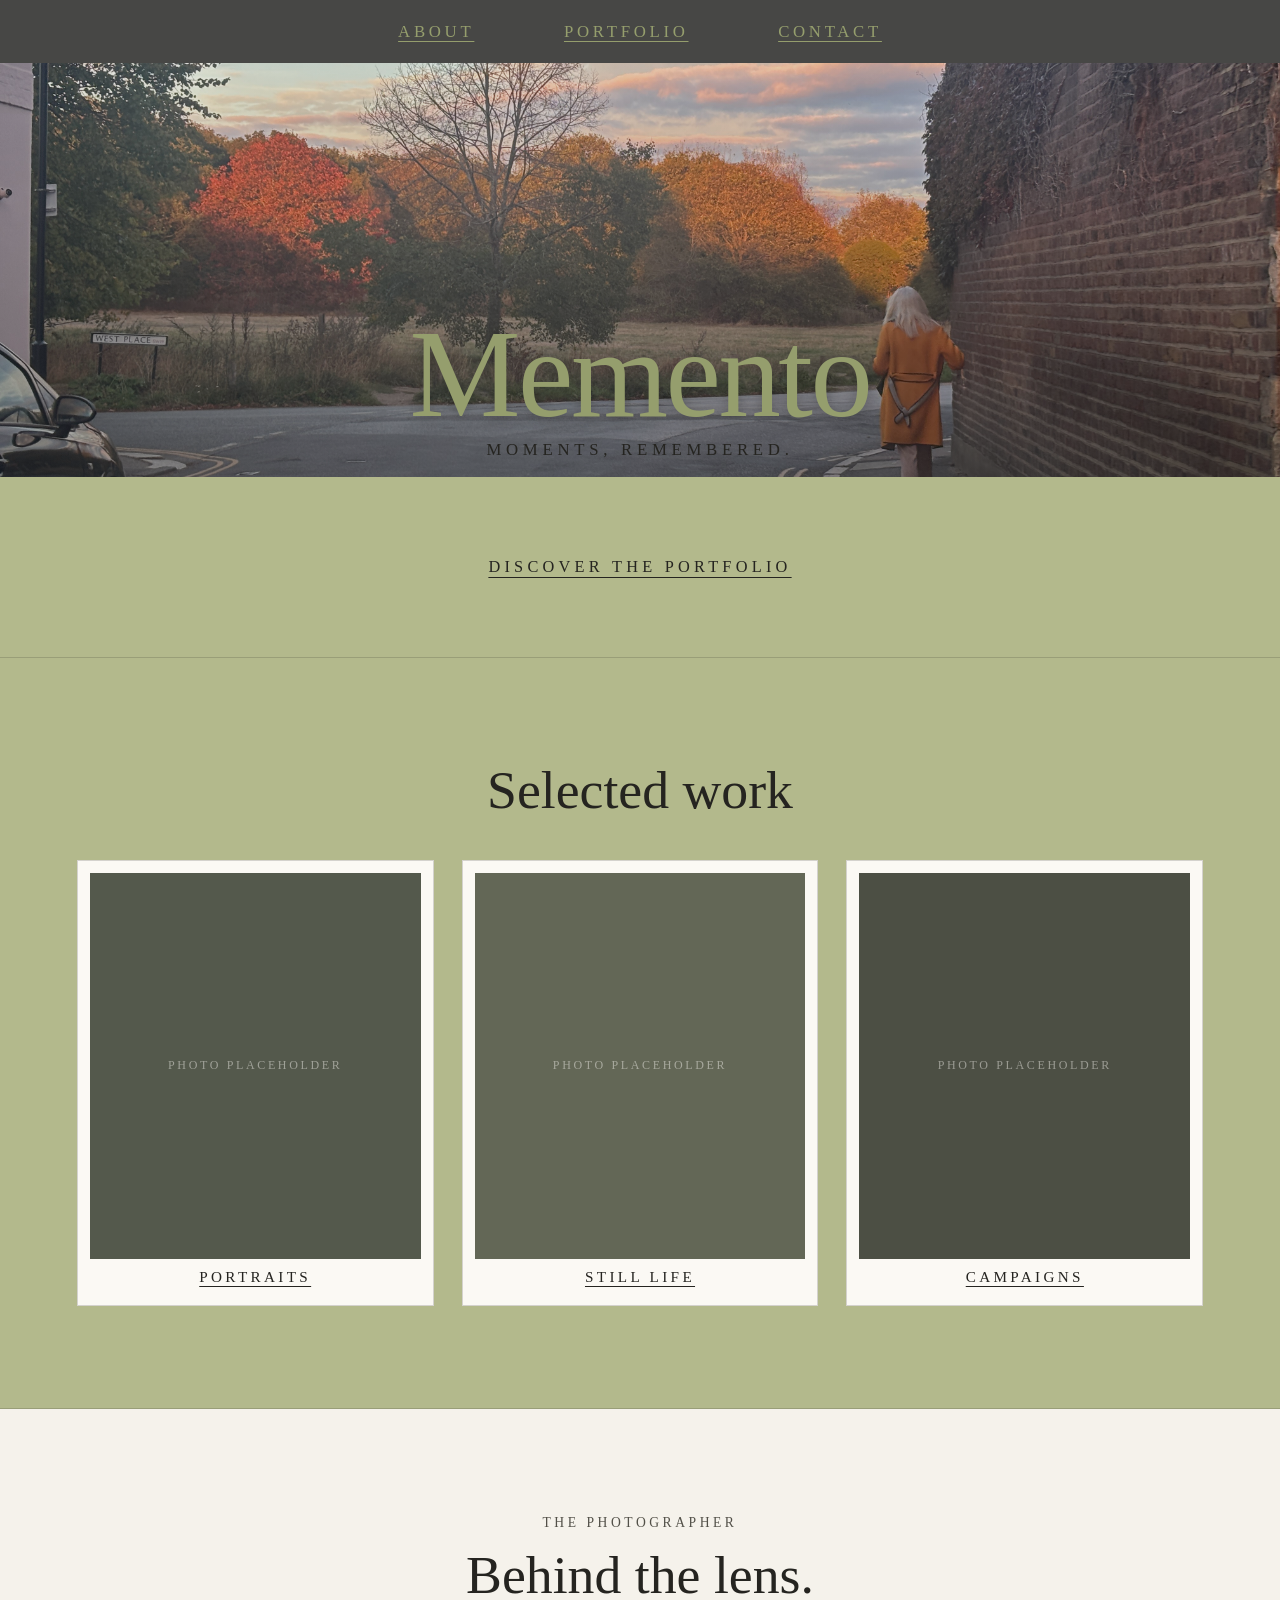
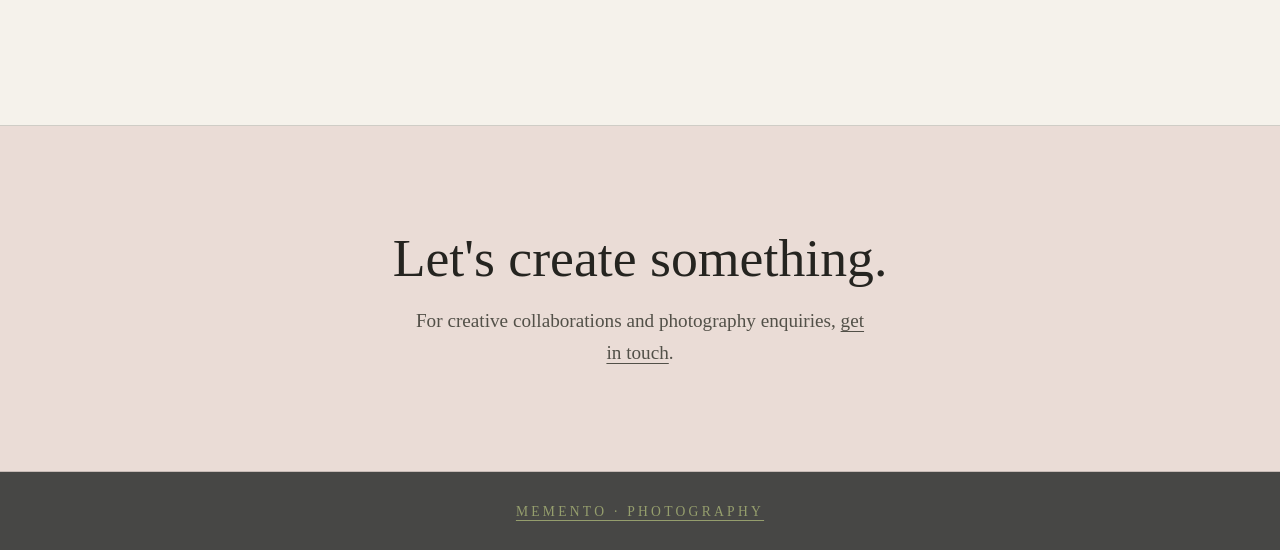
<file: index.html>
<!DOCTYPE html>
<html lang="en">
<head>
    <meta charset="UTF-8">
    <meta name="viewport" content="width=device-width, initial-scale=1.0">
    <title>MEMENTO - Photography</title>
    <link rel="stylesheet" href="style.css">
</head>

<body>

    <header class="navbar">
        <nav aria-label="Primary Navigation">
            <a href="#about">ABOUT</a>
            <a href="#portfolio">PORTFOLIO</a>
            <a href="#contact">CONTACT</a>
        </nav>
    </header>

    <main>

        <section class="hero">
            <div class="hero-photo-placeholder" role="img" aria-label="Featured photography placeholder">
                <div class="hero-title-group">
                    <h1>Memento</h1>
                    <p class="hero-subtitle">MOMENTS, REMEMBERED.</p>
                </div>
            </div>

            <div class="hero-lower">
                <a href="#portfolio" class="discover">DISCOVER THE PORTFOLIO</a>
            </div>
        </section>

        <section class="portfolio" id="portfolio"> 
    
            <h2>Selected work</h2>

            <div class="gallery">
                <a href="portraits.html" class="photo-placeholder">
                    <h3>PORTRAITS</h3>
                </a>

                <a href="still-life.html" class="photo-placeholder">
                    <h3>STILL LIFE</h3>
                </a>

                <a href="campaigns.html" class="photo-placeholder">
                    <h3>CAMPAIGNS</h3>
        
                </a>
            </div>
        </section>

        <section class="about" id="about">
            <p class="eyebrow">THE PHOTOGRAPHER</p>
            <h2>Behind the lens.</h2>
            <p>
        </section>

        <section class="contact" id="contact">
            <h2>Let's create something.</h2>
            <p>
                For creative collaborations and photography enquiries,
                <a href="mailto:hello@memento.com">get in touch</a>.
            </p>
        </section>

    </main>

    <footer>
        <p><a href="#">MEMENTO · PHOTOGRAPHY</a></p>
    </footer>

</body>
</html>
</file>
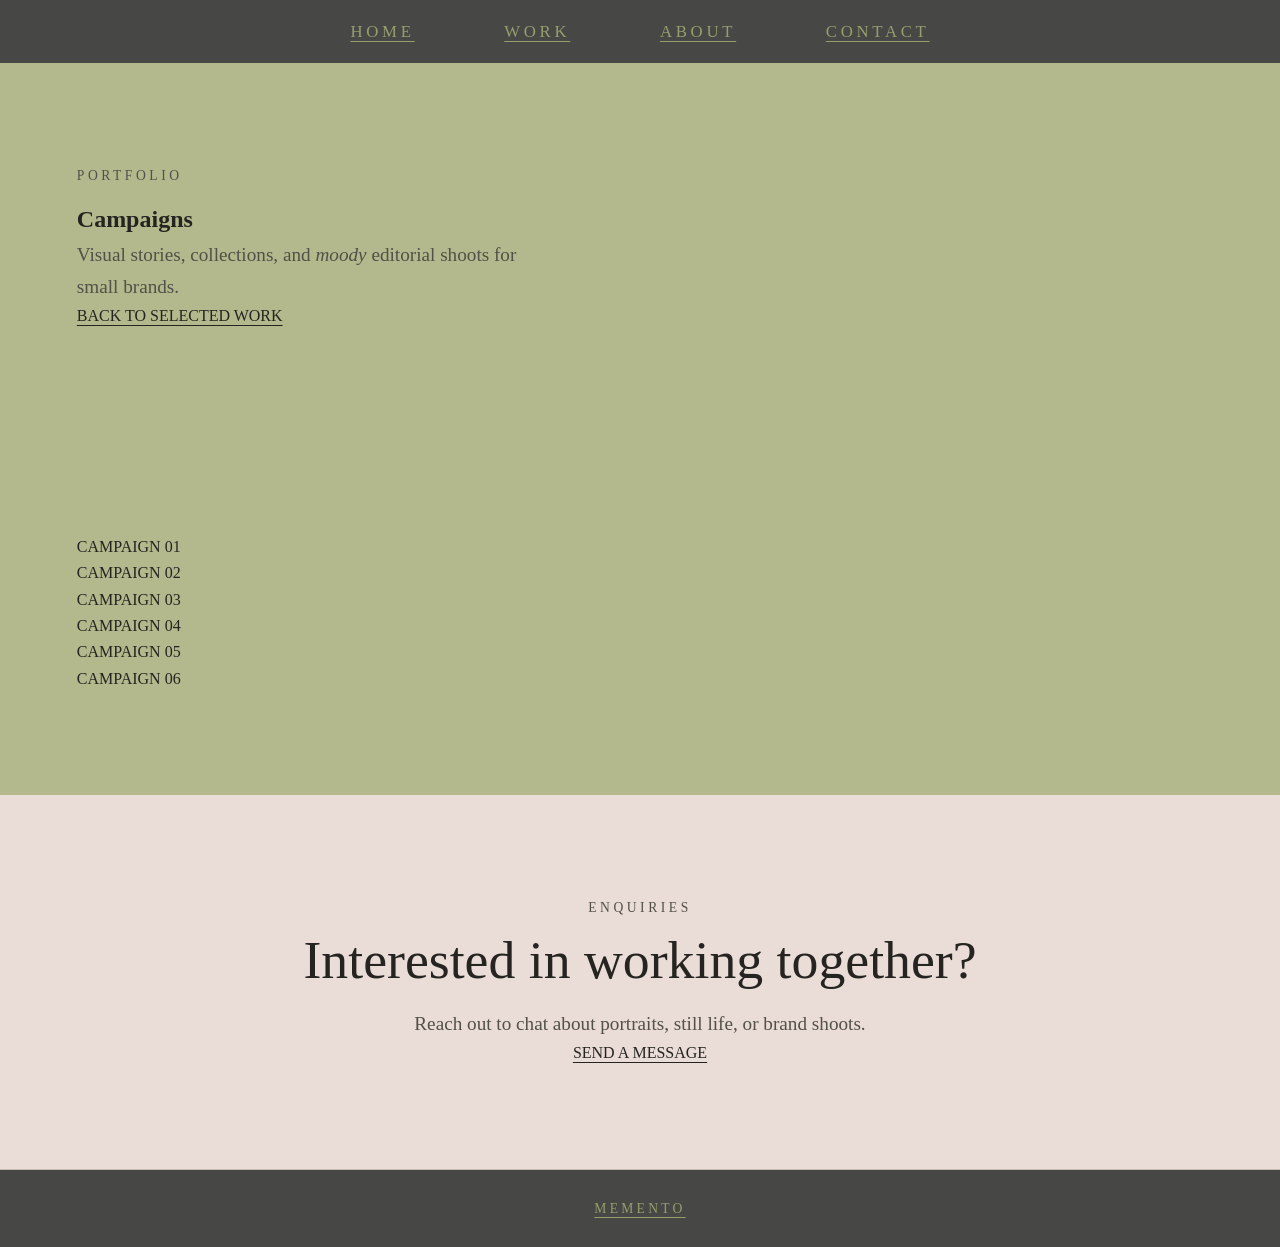
<file: campaigns.html>
<!DOCTYPE html>
<html lang="en">
<head>
    <meta charset="UTF-8">
    <meta name="viewport" content="width=device-width, initial-scale=1.0">
    <title>MEMENTO — Campaigns</title>
    <link rel="stylesheet" href="style.css">
</head>
<body>
    <header class="navbar">
        <nav>
            <a href="index.html">HOME</a>
            <a href="index.html#portfolio">WORK</a>
            <a href="index.html#about">ABOUT</a>
            <a href="index.html#contact">CONTACT</a>
        </nav>
    </header>

    <main>
        <section class="subpage-header">
            <p class="eyebrow">PORTFOLIO</p>
            <h1>Campaigns</h1>
            <p>
                Visual stories, collections, and <em>moody</em> editorial shoots for small brands.
            </p>
            <a href="index.html#portfolio" class="back-link">BACK TO SELECTED WORK</a>
        </section>

        <section class="subpage-gallery-section">
            <div class="subpage-gallery">
                <div class="subpage-photo"><span>CAMPAIGN 01</span></div>
                <div class="subpage-photo"><span>CAMPAIGN 02</span></div>
                <div class="subpage-photo"><span>CAMPAIGN 03</span></div>
                <div class="subpage-photo"><span>CAMPAIGN 04</span></div>
                <div class="subpage-photo"><span>CAMPAIGN 05</span></div>
                <div class="subpage-photo"><span>CAMPAIGN 06</span></div>
            </div>
        </section>

        <section class="contact">
            <p class="eyebrow">ENQUIRIES</p>
            <h2>Interested in working together?</h2>
            <p>
                Reach out to chat about portraits, still life, or brand shoots.
            </p>
            <a href="mailto:hello@example.com">SEND A MESSAGE</a>
        </section>
    </main>

    <footer>
        <p><a href="index.html">MEMENTO</a></p>
    </footer>
</body>
</html>
</file>
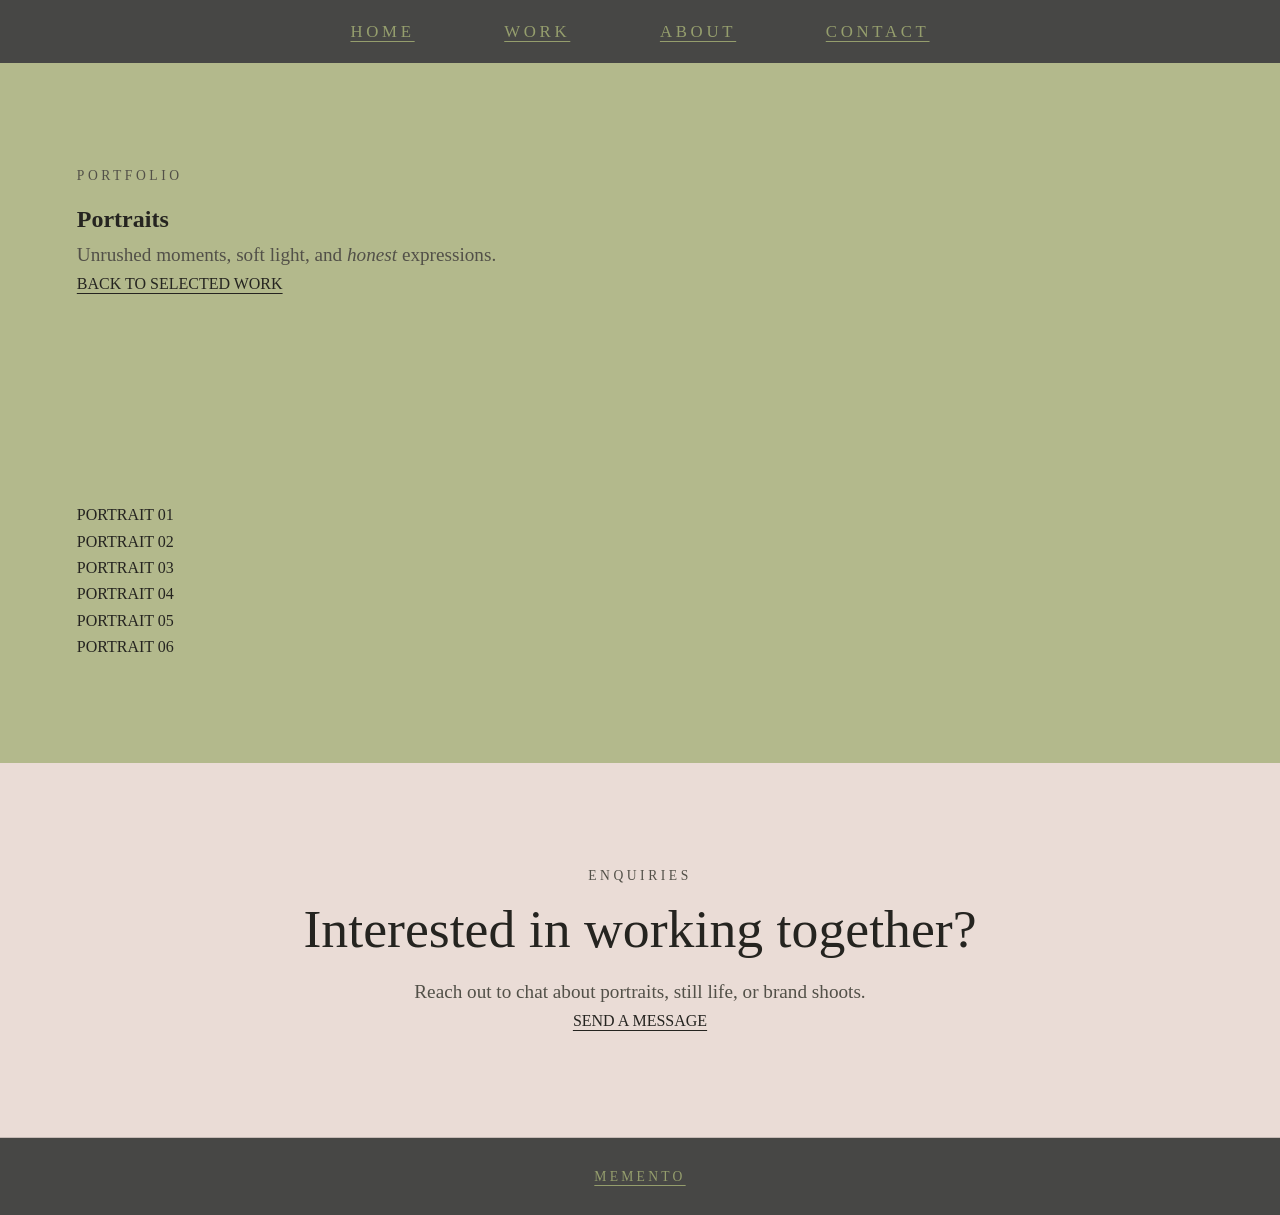
<file: portraits.html>
<!DOCTYPE html>
<html lang="en">
<head>
    <meta charset="UTF-8">
    <meta name="viewport" content="width=device-width, initial-scale=1.0">
    <title>MEMENTO — Portraits</title>
    <link rel="stylesheet" href="style.css">
</head>
<body>
    <header class="navbar">
        <nav>
            <a href="index.html">HOME</a>
            <a href="index.html#portfolio">WORK</a>
            <a href="index.html#about">ABOUT</a>
            <a href="index.html#contact">CONTACT</a>
        </nav>
    </header>

    <main>
        <section class="subpage-header">
            <p class="eyebrow">PORTFOLIO</p>
            <h1>Portraits</h1>
            <p>
                Unrushed moments, soft light, and <em>honest</em> expressions.
            </p>
            <a href="index.html#portfolio" class="back-link">BACK TO SELECTED WORK</a>
        </section>

        <section class="subpage-gallery-section">
            <div class="subpage-gallery">
                <div class="subpage-photo"><span>PORTRAIT 01</span></div>
                <div class="subpage-photo"><span>PORTRAIT 02</span></div>
                <div class="subpage-photo"><span>PORTRAIT 03</span></div>
                <div class="subpage-photo"><span>PORTRAIT 04</span></div>
                <div class="subpage-photo"><span>PORTRAIT 05</span></div>
                <div class="subpage-photo"><span>PORTRAIT 06</span></div>
            </div>
        </section>

        <section class="contact">
            <p class="eyebrow">ENQUIRIES</p>
            <h2>Interested in working together?</h2>
            <p>
                Reach out to chat about portraits, still life, or brand shoots.
            </p>
            <a href="mailto:hello@example.com">SEND A MESSAGE</a>
        </section>
    </main>

    <footer>
        <p><a href="index.html">MEMENTO</a></p>
    </footer>
</body>
</html>
</file>
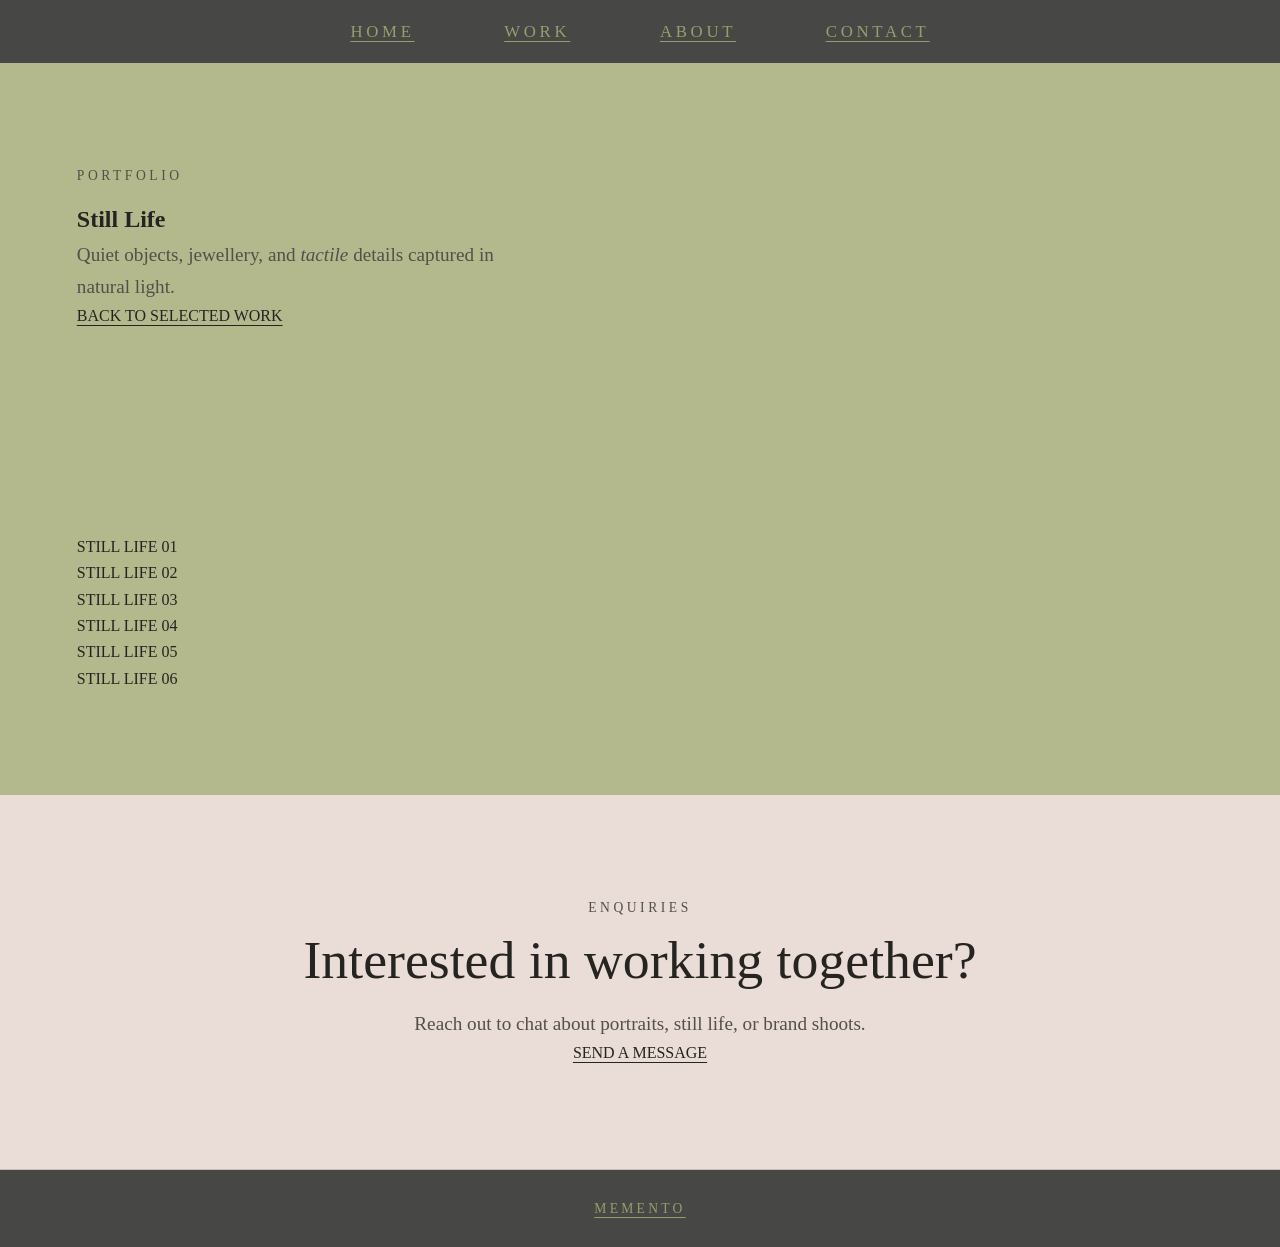
<file: still-life.html>
<!DOCTYPE html>
<html lang="en">
<head>
    <meta charset="UTF-8">
    <meta name="viewport" content="width=device-width, initial-scale=1.0">
    <title>MEMENTO — Still Life</title>
    <link rel="stylesheet" href="style.css">
</head>
<body>
    <header class="navbar">
        <nav>
            <a href="index.html">HOME</a>
            <a href="index.html#portfolio">WORK</a>
            <a href="index.html#about">ABOUT</a>
            <a href="index.html#contact">CONTACT</a>
        </nav>
    </header>

    <main>
        <section class="subpage-header">
            <p class="eyebrow">PORTFOLIO</p>
            <h1>Still Life</h1>
            <p>
                Quiet objects, jewellery, and <em>tactile</em> details captured in natural light.
            </p>
            <a href="index.html#portfolio" class="back-link">BACK TO SELECTED WORK</a>
        </section>

        <section class="subpage-gallery-section">
            <div class="subpage-gallery">
                <div class="subpage-photo"><span>STILL LIFE 01</span></div>
                <div class="subpage-photo"><span>STILL LIFE 02</span></div>
                <div class="subpage-photo"><span>STILL LIFE 03</span></div>
                <div class="subpage-photo"><span>STILL LIFE 04</span></div>
                <div class="subpage-photo"><span>STILL LIFE 05</span></div>
                <div class="subpage-photo"><span>STILL LIFE 06</span></div>
            </div>
        </section>

        <section class="contact">
            <p class="eyebrow">ENQUIRIES</p>
            <h2>Interested in working together?</h2>
            <p>
                Reach out to chat about portraits, still life, or brand shoots.
            </p>
            <a href="mailto:hello@example.com">SEND A MESSAGE</a>
        </section>
    </main>

    <footer>
        <p><a href="index.html">MEMENTO</a></p>
    </footer>
</body>
</html>
</file>
<file: style.css>
/* ==========================================================================
   MEMENTO — CONDENSED SERIF & OLIVE SAGE EDITORIAL STYLESHEET
   ========================================================================== */

:root {
    /* Colour Scheme from Mockup & Moodboard */
    --bar-charcoal: #474745;        /* Top navigation bar */
    --bg-olive: #b3b98c;            /* Signature olive-sage field */
    --text-olive: #959e6d;          /* Olive-sage display title & nav links */
    --placeholder-dark: #54594c;    /* Soft film-toned placeholder backdrop */
    --bg-linen: #f5f2eb;            /* Warm cream/linen contrast sections */
    --bg-cream: #fbf9f4;            /* Card frame surface */
    --bg-blush: #eadcd6;            /* Soft dusty blush accent */

    --ink-dark: #252420;            /* Deep charcoal/black for subtitles & body */
    --ink-muted: #525048;
    --border-hairline: rgba(37, 36, 32, 0.18);

    /* Condensed Serif Font Stack */
    --font-condensed: 'Times New Roman MT Condensed', 'TimesNewRomanMTStd-Cond', 'Times New Roman', Times, serif;
}

/* Reset */
*,
*::before,
*::after {
    box-sizing: border-box;
    margin: 0;
    padding: 0;
}

html {
    scroll-behavior: smooth;
    font-size: 16px;
}

body {
    background-color: var(--bg-olive);
    color: var(--ink-dark);
    font-family: var(--font-condensed);
    font-stretch: condensed;
    line-height: 1.65;
    -webkit-font-smoothing: antialiased;
}

/* ==========================================================================
   ITALIC TEXT STYLING (for <em>, <i>, or .italic-word)
   ========================================================================== */

em,
i,
.italic-word {
    font-family: var(--font-condensed);
    font-stretch: condensed;
    font-style: italic;
}

/* ==========================================================================
   GLOBAL LINK RULE — Everything underlined is a real link
   ========================================================================== */

a {
    color: inherit;
    text-decoration: underline;
    text-underline-offset: 4px;
    text-decoration-thickness: 1px;
    transition: opacity 0.25s ease, color 0.25s ease;
}

a:hover {
    opacity: 0.72;
}

/* ==========================================================================
   TOP CHARCOAL NAVBAR (.navbar)
   ========================================================================== */

.navbar {
    position: sticky;
    top: 0;
    z-index: 100;
    background-color: var(--bar-charcoal);
    padding: 1.1rem 6%;
    display: flex;
    justify-content: center;
    align-items: center;
}

.navbar nav {
    display: flex;
    justify-content: center;
    align-items: center;
    gap: clamp(2.2rem, 7vw, 6.5rem);
}

.navbar nav a {
    font-family: var(--font-condensed);
    font-stretch: condensed;
    font-size: 1.05rem;
    letter-spacing: 0.22em;
    text-transform: uppercase;
    color: var(--text-olive);
    text-decoration: underline;
    text-underline-offset: 4px;
    text-decoration-thickness: 1px;
}

.navbar nav a:hover {
    color: #cfd5aa;
    opacity: 1;
}

/* ==========================================================================
   HERO SECTION (.hero) — Full-Bleed Photo + Olive Lower Band
   ========================================================================== */

.hero {
    background-color: var(--bg-olive);
    border-bottom: 1px solid var(--border-hairline);
}

/* Wide horizontal hero photo */
.hero-photo-placeholder {
    position: relative;
    width: 100%;
    height: clamp(280px, 46vh, 450px);
    background:
        linear-gradient(to bottom, rgba(37, 36, 32, 0.12), rgba(37, 36, 32, 0.45)),
        url('IMG_0163.jpeg') center / cover no-repeat; fixed no-repeat;
    display: flex;
    flex-direction: column;
    justify-content: flex-end;
    align-items: center;
    text-align: center;
    padding: 0 5% 1.1rem;
    overflow: hidden;
}

.hero-title-group {
    position: relative;
    z-index: 2;
    transform: translateY(4px);
}

.hero h1 {
    font-family: var(--font-condensed);
    font-stretch: condensed;
    font-weight: 400;
    font-size: clamp(4.2rem, 10.5vw, 7.8rem);
    line-height: 0.88;
    letter-spacing: -0.02em;
    color: var(--text-olive);
    text-shadow: 0 2px 14px rgba(25, 25, 22, 0.35);
    margin-bottom: 0.35rem;
}

.hero-subtitle {
    font-family: var(--font-condensed);
    font-stretch: condensed;
    font-size: clamp(0.88rem, 1.4vw, 1.05rem);
    font-weight: 400;
    letter-spacing: 0.28em;
    text-transform: uppercase;
    color: var(--ink-dark);
}

/* Olive-sage lower band with centered underlined link */
.hero-lower {
   position: relative;
   z index; 2
    background-color: var(--bg-olive);
    padding: clamp(3.2rem, 6vw, 4.8rem) 6%;
    display: flex; 
    justify-content: center;
    align-items: center;
    text-align: center;
}

.discover {
    font-family: var(--font-condensed);
    font-stretch: condensed;
    font-size: 1.02rem;
    letter-spacing: 0.26em;
    text-transform: uppercase;
    color: var(--ink-dark);
    text-decoration: underline;
    text-underline-offset: 5px;
    text-decoration-thickness: 1px;
}

/* ==========================================================================
   CONTENT SECTIONS (.portfolio, .about, .contact)
   ========================================================================== */

main > section:not(.hero) {
    padding: clamp(4.5rem, 8vw, 7rem) 6%;
}

.eyebrow {
    font-size: 0.85rem;
    letter-spacing: 0.26em;
    text-transform: uppercase;
    color: var(--ink-muted);
    margin-bottom: 0.75rem;
}

h2 {
    font-family: var(--font-condensed);
    font-stretch: condensed;
    font-weight: 400;
    font-size: clamp(2.2rem, 4.2vw, 3.4rem);
    line-height: 1.1;
    color: var(--ink-dark);
    margin-bottom: 1.1rem;
}

main > section:not(.hero) p:not(.eyebrow) {
    font-size: 1.2rem;
    color: var(--ink-muted);
    max-width: 48ch;
}

/* Portfolio */
.portfolio {
    background-color: var(--bg-olive);
    border-bottom: 1px solid var(--border-hairline);
}

.portfolio > h2 {
    max-width: 1220px;
    margin-inline: auto;
    text-align: center;
    margin-bottom: 2.5rem;
}

.gallery {
    display: grid;
    grid-template-columns: repeat(3, 1fr);
    gap: 1.75rem;
    max-width: 1220px;
    margin-inline: auto;
}

/* Gallery photo placeholders (clicking links to each category) */
.photo-placeholder {
    position: relative;
    aspect-ratio: 4 / 5;
    background-color: var(--bg-cream);
    border: 1px solid var(--border-hairline);
    padding: 1rem;
    display: flex;
    align-items: flex-end;
    justify-content: center;
    text-decoration: none;
    transition: transform 0.35s ease, box-shadow 0.35s ease;
}

.photo-placeholder::before {
    content: 'PHOTO PLACEHOLDER';
    position: absolute;
    inset: 12px 12px 46px 12px;
    background-color: var(--placeholder-dark);
    color: rgba(251, 249, 244, 0.45);
    display: flex;
    align-items: center;
    justify-content: center;
    font-size: 0.75rem;
    letter-spacing: 0.22em;
}

.photo-placeholder:nth-child(2)::before {
    background-color: #636756;
}

.photo-placeholder:nth-child(3)::before {
    background-color: #4c4f44;
}

.photo-placeholder:hover {
    transform: translateY(-4px);
    box-shadow: 0 14px 28px rgba(37, 36, 32, 0.12);
    opacity: 1;
}

.photo-placeholder h3 {
    position: relative;
    z-index: 1;
    font-family: var(--font-condensed);
    font-stretch: condensed;
    font-weight: 400;
    font-size: 0.95rem;
    letter-spacing: 0.22em;
    color: var(--ink-dark);
    text-decoration: underline;
    text-underline-offset: 4px;
    text-decoration-thickness: 1px;
}

/* About */
.about {
    background-color: var(--bg-linen);
    text-align: center;
    display: flex;
    flex-direction: column;
    align-items: center;
    border-bottom: 1px solid var(--border-hairline);
}

/* Contact */
.contact {
    background-color: var(--bg-blush);
    text-align: center;
    display: flex;
    flex-direction: column;
    align-items: center;
    border-bottom: 1px solid var(--border-hairline);
}

/* ==========================================================================
   FOOTER
   ========================================================================== */

footer {
    background-color: var(--bar-charcoal);
    padding: 1.6rem 6%;
    text-align: center;
}

footer p a {
    font-size: 0.85rem;
    letter-spacing: 0.24em;
    color: var(--text-olive);
    text-decoration: underline;
    text-underline-offset: 4px;
}

/* ==========================================================================
   RESPONSIVE
   ========================================================================== */

@media (max-width: 900px) {
    .gallery {
        grid-template-columns: repeat(2, 1fr);
    }
}

@media (max-width: 600px) {
    .navbar nav {
        gap: 1.6rem;
    }

    .navbar nav a {
        font-size: 0.92rem;
        letter-spacing: 0.16em;
    }

    .gallery {
        grid-template-columns: 1fr;
    }
}
</file>
